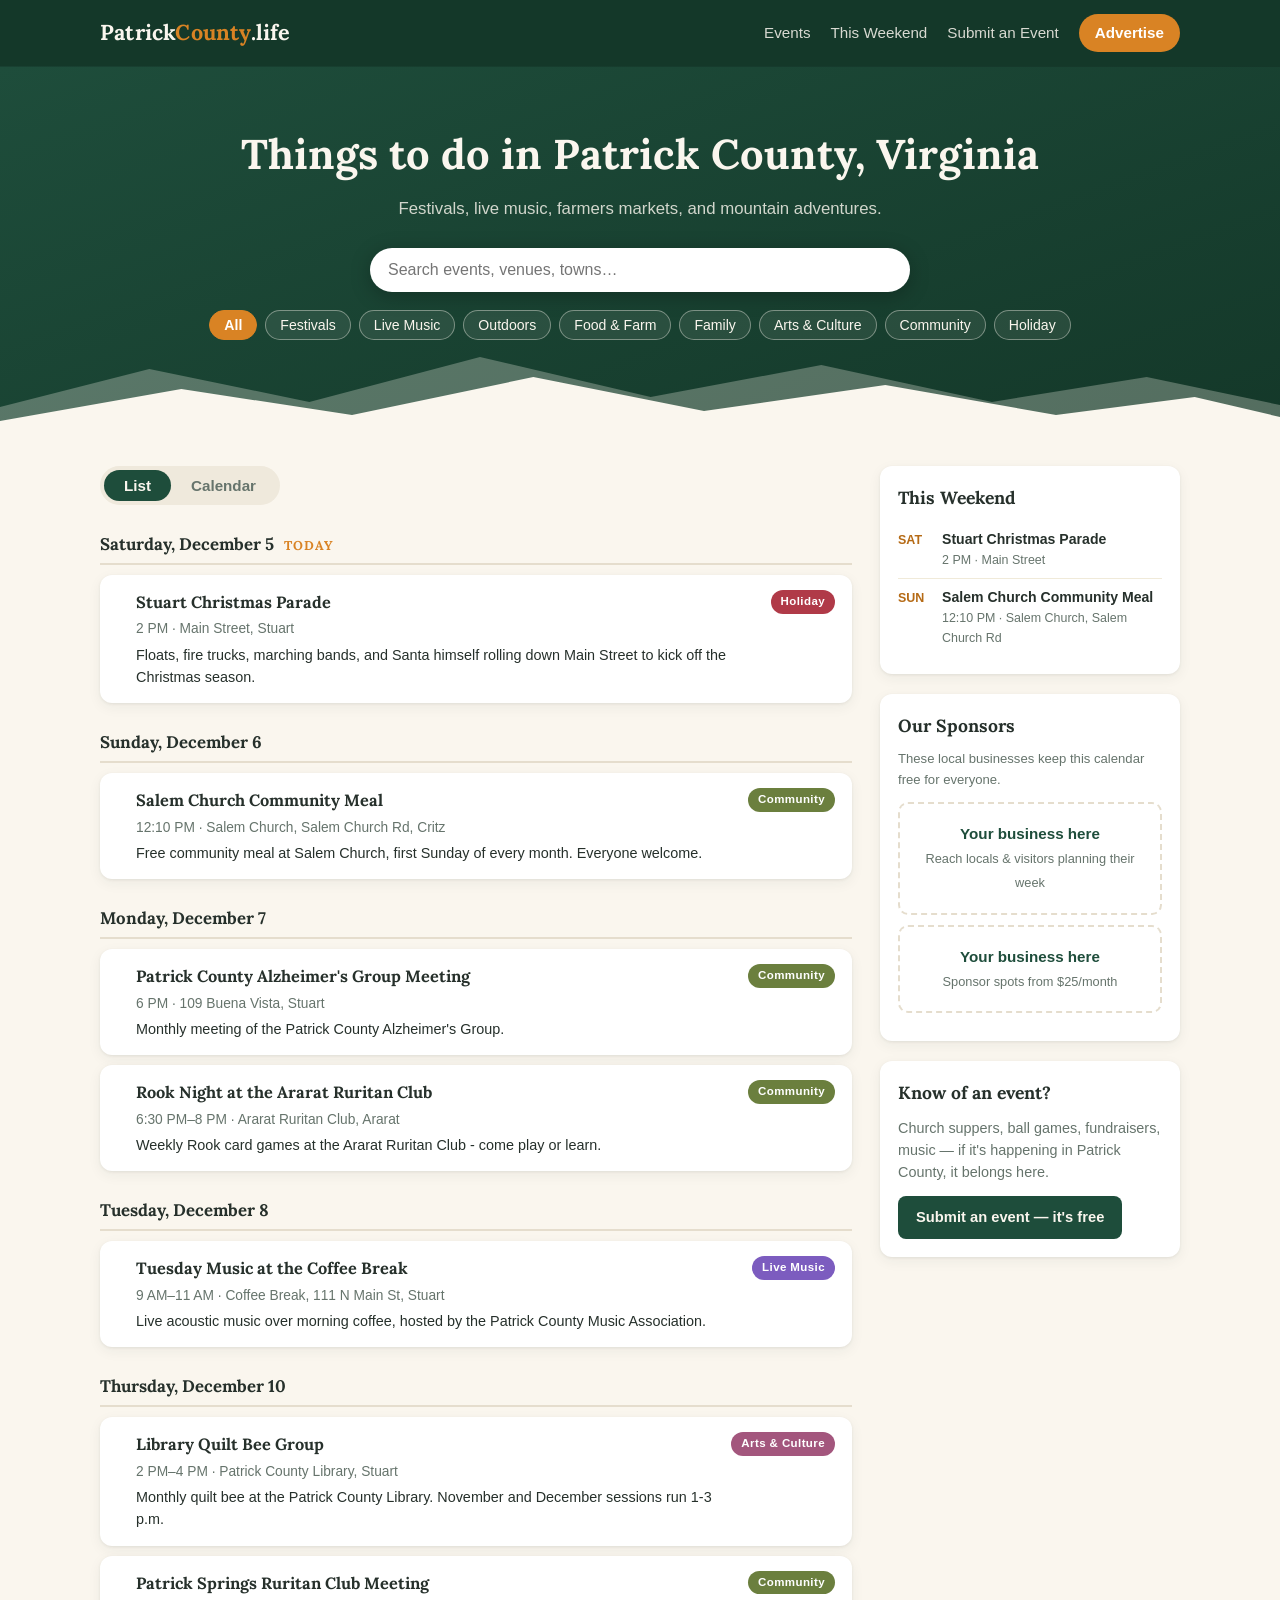
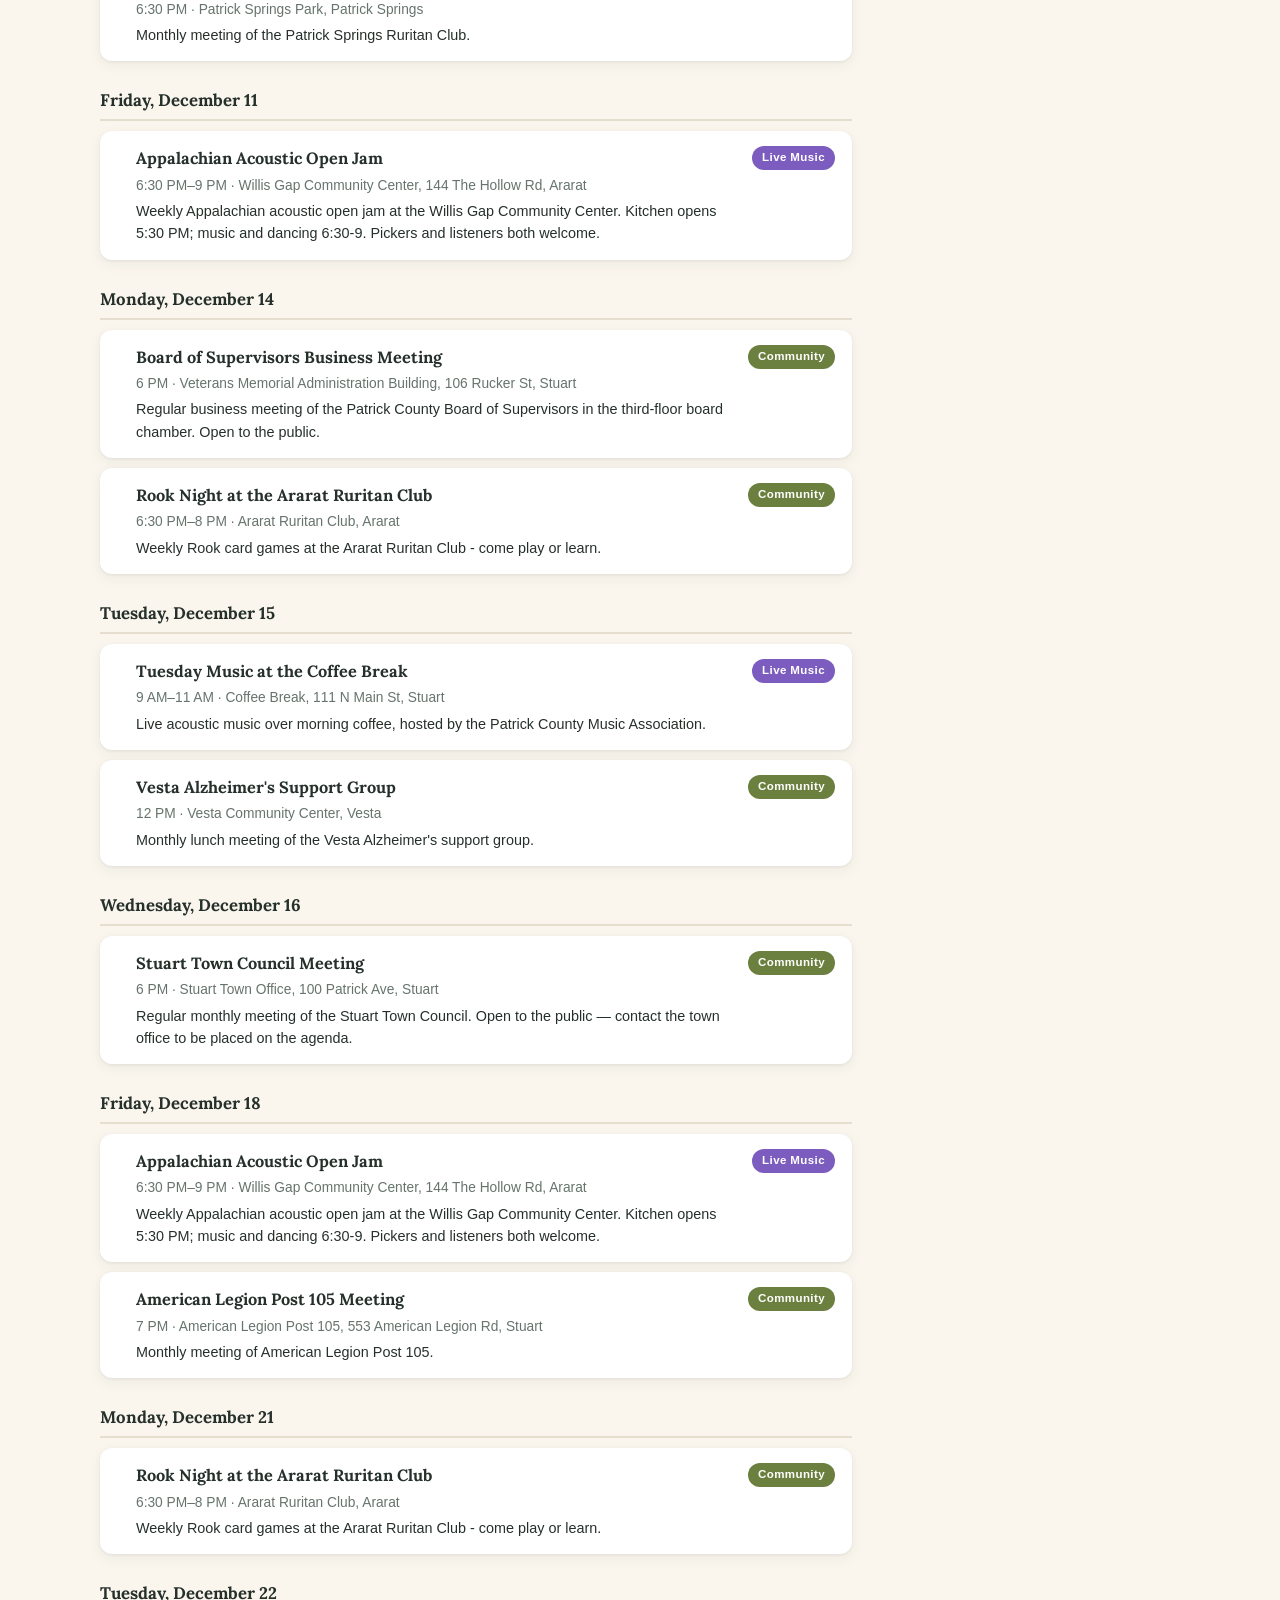
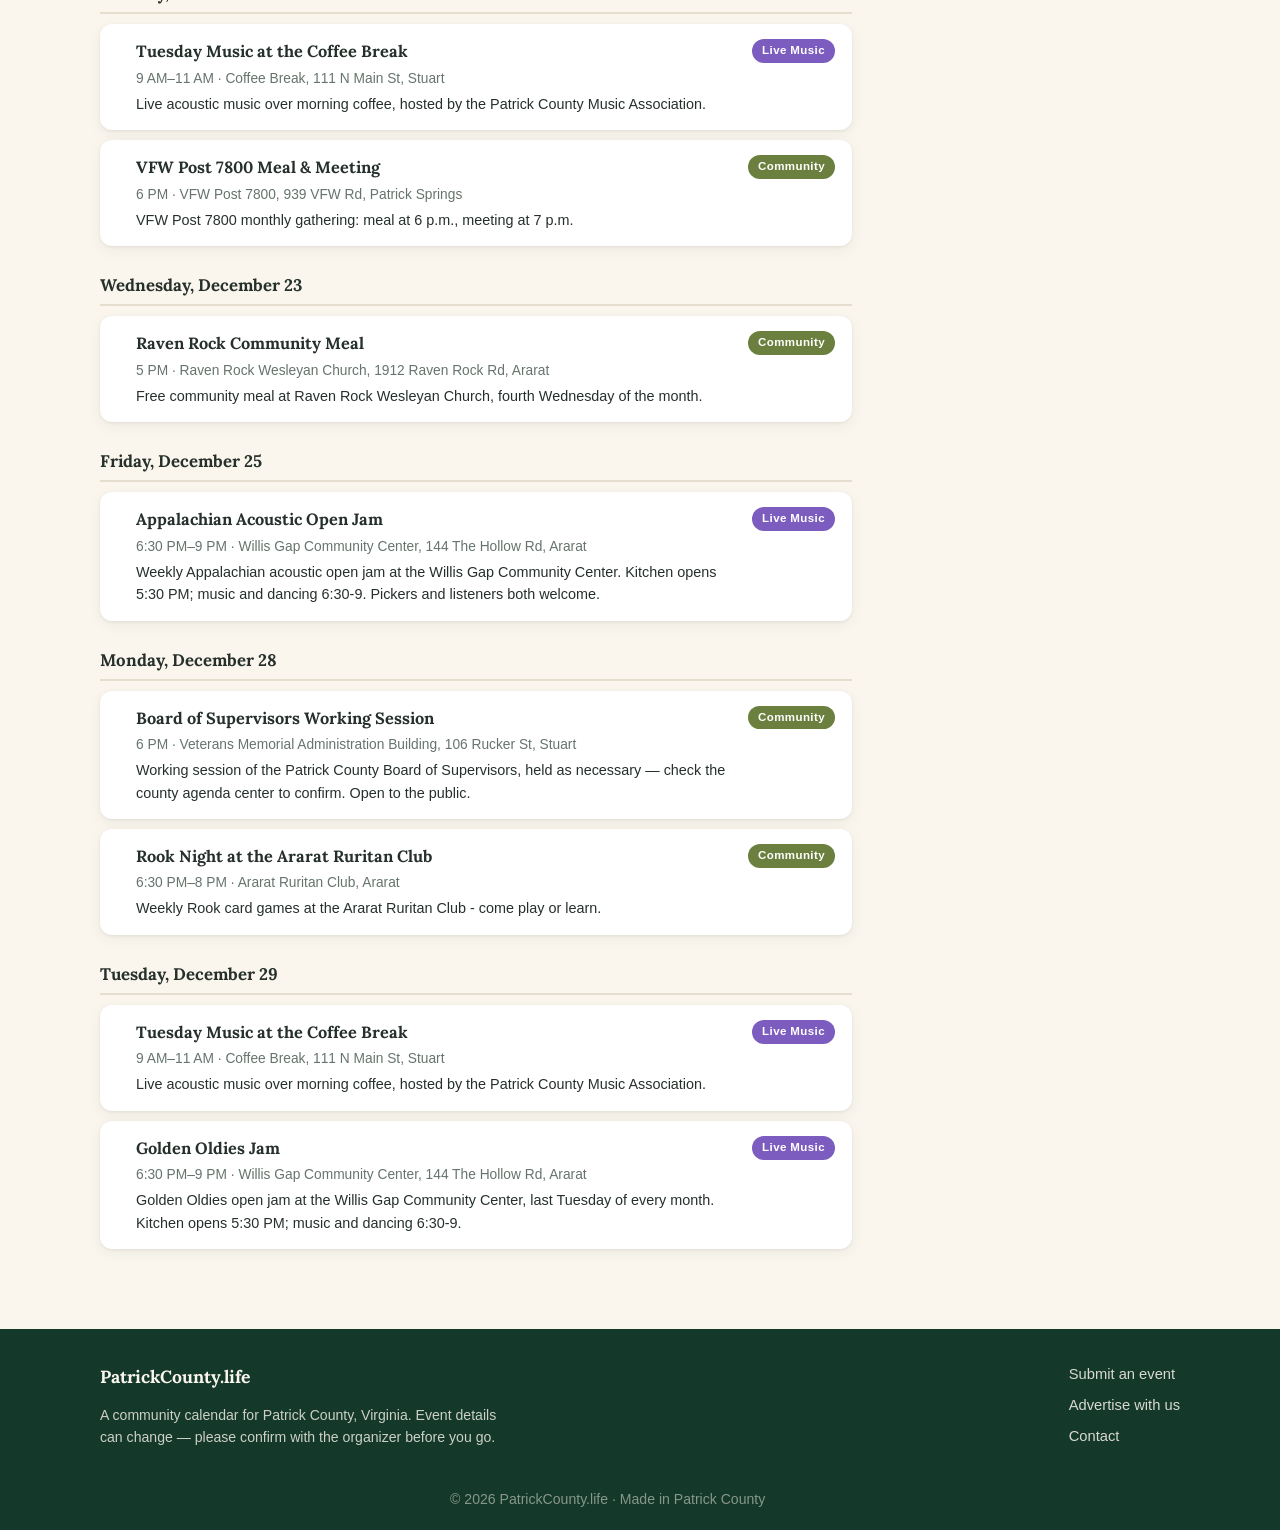
<file: index.html>
<!DOCTYPE html>
<html lang="en">
<head>
  <meta charset="UTF-8">
  <meta name="viewport" content="width=device-width, initial-scale=1.0">
  <title>PatrickCounty.life — Things to Do in Patrick County, Virginia</title>
  <meta name="description" content="The event calendar for Patrick County, Virginia. Festivals, live music, farmers markets, outdoor adventures, and community events in Stuart, Meadows of Dan, Critz, Ararat, and beyond.">
  <link rel="canonical" href="https://patrickcounty.life/">
  <meta property="og:title" content="PatrickCounty.life — Things to Do in Patrick County, VA">
  <meta property="og:description" content="Festivals, live music, farmers markets, and community events across Patrick County, Virginia.">
  <meta property="og:type" content="website">
  <meta property="og:url" content="https://patrickcounty.life/">
  <link rel="preconnect" href="https://fonts.googleapis.com">
  <link rel="preconnect" href="https://fonts.gstatic.com" crossorigin>
  <link href="https://fonts.googleapis.com/css2?family=Lora:wght@500;600;700&display=swap" rel="stylesheet">
  <link rel="stylesheet" href="styles.css">
  <script type="application/ld+json">
  {
    "@context": "https://schema.org",
    "@type": "WebSite",
    "name": "PatrickCounty.life",
    "url": "https://patrickcounty.life/",
    "description": "The event calendar for Patrick County, Virginia."
  }
  </script>
</head>
<body>

<header class="site-header">
  <div class="wrap header-inner">
    <a class="brand" href="/">Patrick<span>County</span>.life</a>
    <nav class="site-nav">
      <a href="#events">Events</a>
      <a href="#weekend">This Weekend</a>
      <a href="mailto:events@patrickcounty.life?subject=Event%20for%20PatrickCounty.life&body=Event%20name%3A%0ADate%3A%0ATime%3A%0AVenue%2Flocation%3A%0AShort%20description%3A%0ALink%20(optional)%3A%0AYour%20name%20%26%20contact%3A">Submit an Event</a>
      <a class="nav-cta" href="advertise.html">Advertise</a>
    </nav>
  </div>
</header>

<section class="hero">
  <div class="wrap">
    <h1>Things to do in Patrick County, Virginia</h1>
    <p class="tagline">Festivals, live music, farmers markets, and mountain adventures.</p>
    <div class="search-row">
      <input type="search" id="search" placeholder="Search events, venues, towns&hellip;" aria-label="Search events">
    </div>
    <div class="chips" id="chips" role="group" aria-label="Filter by category"></div>
  </div>
  <svg class="ridge" viewBox="0 0 1200 90" preserveAspectRatio="none" aria-hidden="true">
    <path d="M0,60 L140,22 L290,55 L450,10 L610,50 L770,18 L930,55 L1075,30 L1200,58 L1200,90 L0,90 Z" fill="rgba(250,246,238,0.28)"/>
    <path d="M0,74 L170,42 L330,68 L500,30 L660,64 L830,38 L990,68 L1120,50 L1200,70 L1200,90 L0,90 Z" fill="#faf6ee"/>
  </svg>
</section>

<main class="wrap layout" id="events">
  <div class="content">
    <div class="toolbar">
      <div class="view-toggle" role="tablist">
        <button id="btn-list" class="active" role="tab" aria-selected="true">List</button>
        <button id="btn-month" role="tab" aria-selected="false">Calendar</button>
      </div>
      <div class="month-nav" id="month-nav" hidden>
        <button id="prev-month" aria-label="Previous month">&larr;</button>
        <strong id="month-label"></strong>
        <button id="next-month" aria-label="Next month">&rarr;</button>
        <button id="today-btn" class="today-btn">Today</button>
      </div>
    </div>
    <div id="featured"></div>
    <div id="list-view"></div>
    <div id="month-view" hidden></div>
  </div>

  <aside class="sidebar">
    <section class="panel" id="weekend">
      <h2>This Weekend</h2>
      <div id="weekend-list"></div>
    </section>

    <section class="panel sponsors">
      <h2>Our Sponsors</h2>
      <p class="sponsor-note">These local businesses keep this calendar free for everyone.</p>
      <a class="ad-slot" href="advertise.html">
        <strong>Your business here</strong>
        <span>Reach locals &amp; visitors planning their week</span>
      </a>
      <a class="ad-slot" href="advertise.html">
        <strong>Your business here</strong>
        <span>Sponsor spots from $25/month</span>
      </a>
      <!-- AdSense: once approved, replace an .ad-slot with your ad unit code. See README.md. -->
    </section>

    <section class="panel">
      <h2>Know of an event?</h2>
      <p>Church suppers, ball games, fundraisers, music — if it's happening in Patrick County, it belongs here.</p>
      <a class="button" href="mailto:events@patrickcounty.life?subject=Event%20for%20PatrickCounty.life&body=Event%20name%3A%0ADate%3A%0ATime%3A%0AVenue%2Flocation%3A%0AShort%20description%3A%0ALink%20(optional)%3A%0AYour%20name%20%26%20contact%3A">Submit an event — it's free</a>
    </section>
  </aside>
</main>

<footer class="site-footer">
  <div class="wrap footer-inner">
    <div>
      <strong>PatrickCounty.life</strong>
      <p>A community calendar for Patrick County, Virginia. Event details can change — please confirm with the organizer before you go.</p>
    </div>
    <div class="footer-links">
      <a href="mailto:events@patrickcounty.life?subject=Event%20for%20PatrickCounty.life">Submit an event</a>
      <a href="advertise.html">Advertise with us</a>
      <a href="mailto:events@patrickcounty.life?subject=PatrickCounty.life">Contact</a>
    </div>
  </div>
  <p class="wrap colophon">&copy; <span id="year"></span> PatrickCounty.life &middot; Made in Patrick County</p>
</footer>

<div class="modal-overlay" id="modal" hidden>
  <div class="modal" role="dialog" aria-modal="true">
    <button class="modal-close" id="modal-close" aria-label="Close">&times;</button>
    <div id="modal-body"></div>
  </div>
</div>

<script src="app.js"></script>
</body>
</html>
</file>
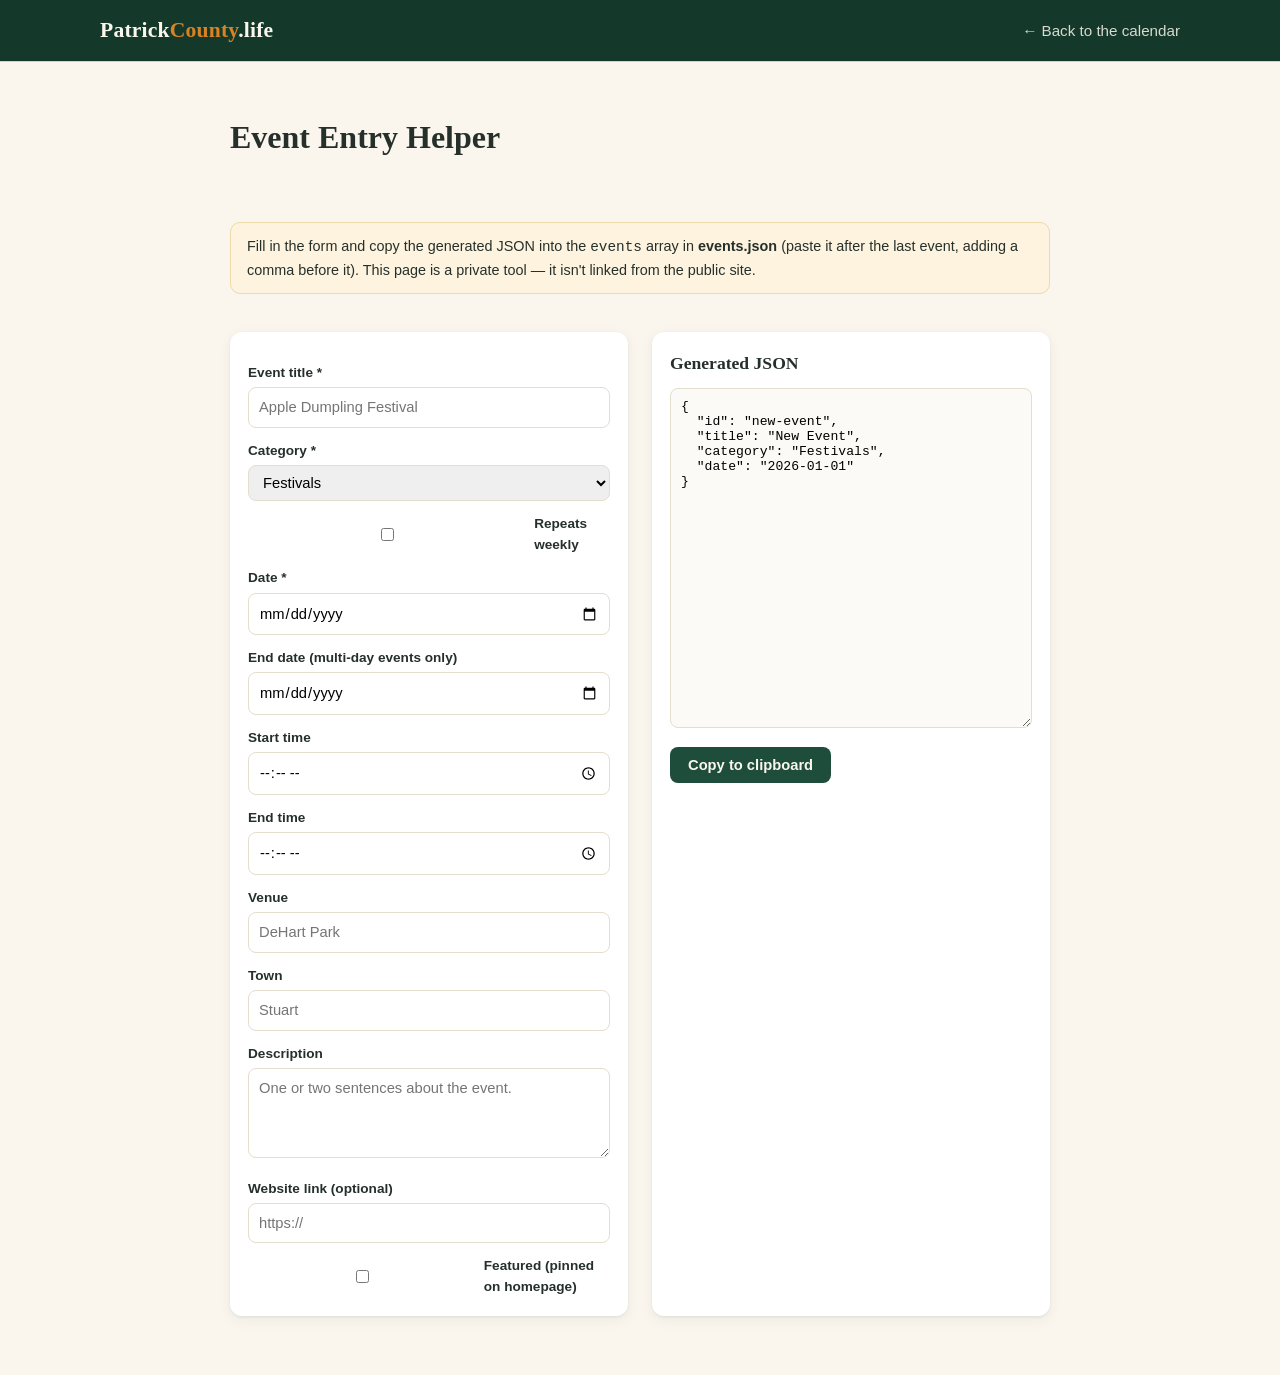
<file: admin.html>
<!DOCTYPE html>
<html lang="en">
<head>
  <meta charset="UTF-8">
  <meta name="viewport" content="width=device-width, initial-scale=1.0">
  <title>Event Entry Helper — PatrickCounty.life</title>
  <meta name="robots" content="noindex">
  <link rel="stylesheet" href="styles.css">
  <style>
    .admin-wrap { max-width: 860px; margin: 30px auto 60px; padding: 0 20px; display: grid; grid-template-columns: 1fr 1fr; gap: 24px; }
    .admin-wrap h1 { grid-column: 1 / -1; }
    .admin-wrap .hint { grid-column: 1 / -1; background: #fdf3df; border: 1px solid #eed9a9; border-radius: 10px; padding: 12px 16px; font-size: 0.9rem; }
    form.panel label { display: block; font-size: 0.85rem; font-weight: 700; margin: 12px 0 4px; }
    form.panel input, form.panel select, form.panel textarea {
      width: 100%; padding: 8px 10px; border: 1px solid var(--line); border-radius: 8px; font: inherit; font-size: 0.92rem;
    }
    form.panel textarea { min-height: 90px; resize: vertical; }
    .check-row { display: flex; align-items: center; gap: 8px; margin-top: 12px; }
    .check-row input { width: auto; }
    #output { width: 100%; min-height: 340px; font-family: Consolas, monospace; font-size: 0.82rem; border: 1px solid var(--line); border-radius: 8px; padding: 10px; background: #fbfaf6; }
    .recur-fields { display: none; }
    .recur-fields.show { display: block; }
    @media (max-width: 760px) { .admin-wrap { grid-template-columns: 1fr; } }
  </style>
</head>
<body>
<header class="site-header">
  <div class="wrap header-inner">
    <a class="brand" href="index.html">Patrick<span>County</span>.life</a>
    <nav class="site-nav"><a href="index.html">&larr; Back to the calendar</a></nav>
  </div>
</header>

<div class="admin-wrap">
  <h1>Event Entry Helper</h1>
  <p class="hint">Fill in the form and copy the generated JSON into the <code>events</code> array in <strong>events.json</strong> (paste it after the last event, adding a comma before it). This page is a private tool — it isn't linked from the public site.</p>

  <form class="panel" id="form">
    <label>Event title *</label>
    <input id="f-title" required placeholder="Apple Dumpling Festival">
    <label>Category *</label>
    <select id="f-cat">
      <option>Festivals</option><option>Live Music</option><option>Outdoors</option>
      <option>Food &amp; Farm</option><option>Family</option><option>Arts &amp; Culture</option>
      <option>Community</option><option>Holiday</option>
    </select>
    <div class="check-row"><input type="checkbox" id="f-recurs"><label for="f-recurs" style="margin:0">Repeats weekly</label></div>
    <div id="single-fields">
      <label>Date *</label>
      <input id="f-date" type="date">
      <label>End date (multi-day events only)</label>
      <input id="f-enddate" type="date">
    </div>
    <div class="recur-fields" id="recur-fields">
      <label>Day of week</label>
      <select id="f-day"><option>Sunday</option><option>Monday</option><option>Tuesday</option><option>Wednesday</option><option>Thursday</option><option selected>Friday</option><option>Saturday</option></select>
      <label>First date</label>
      <input id="f-from" type="date">
      <label>Last date</label>
      <input id="f-until" type="date">
    </div>
    <label>Start time</label>
    <input id="f-time" type="time">
    <label>End time</label>
    <input id="f-endtime" type="time">
    <label>Venue</label>
    <input id="f-venue" placeholder="DeHart Park">
    <label>Town</label>
    <input id="f-town" placeholder="Stuart">
    <label>Description</label>
    <textarea id="f-desc" placeholder="One or two sentences about the event."></textarea>
    <label>Website link (optional)</label>
    <input id="f-link" type="url" placeholder="https://">
    <div class="check-row"><input type="checkbox" id="f-featured"><label for="f-featured" style="margin:0">Featured (pinned on homepage)</label></div>
  </form>

  <div class="panel">
    <h2 style="margin-top:0">Generated JSON</h2>
    <textarea id="output" readonly spellcheck="false"></textarea>
    <p style="margin:12px 0 0"><button class="button" id="copy">Copy to clipboard</button> <span id="copied" style="color:var(--pine);font-weight:600"></span></p>
  </div>
</div>

<script>
(function () {
  var $ = function (id) { return document.getElementById(id); };

  function slug(s) {
    return s.toLowerCase().replace(/[^a-z0-9]+/g, "-").replace(/^-|-$/g, "").slice(0, 50);
  }

  function build() {
    var recurs = $("f-recurs").checked;
    $("recur-fields").classList.toggle("show", recurs);
    $("single-fields").style.display = recurs ? "none" : "";

    var ev = {};
    var title = $("f-title").value.trim();
    var idBase = slug(title) || "new-event";
    ev.id = recurs ? idBase : idBase + ($("f-date").value ? "-" + $("f-date").value : "");
    ev.title = title || "New Event";
    ev.category = $("f-cat").value;
    if (recurs) {
      ev.recurs = { freq: "weekly", day: $("f-day").value, from: $("f-from").value || "2026-01-01", until: $("f-until").value || "2026-12-31" };
    } else {
      ev.date = $("f-date").value || "2026-01-01";
      if ($("f-enddate").value) ev.endDate = $("f-enddate").value;
    }
    if ($("f-time").value) ev.time = $("f-time").value;
    if ($("f-endtime").value) ev.endTime = $("f-endtime").value;
    if ($("f-venue").value.trim()) ev.venue = $("f-venue").value.trim();
    if ($("f-town").value.trim()) ev.town = $("f-town").value.trim();
    if ($("f-desc").value.trim()) ev.description = $("f-desc").value.trim();
    if ($("f-link").value.trim()) ev.link = $("f-link").value.trim();
    if ($("f-featured").checked) ev.featured = true;

    $("output").value = JSON.stringify(ev, null, 2);
  }

  document.getElementById("form").addEventListener("input", build);
  document.getElementById("form").addEventListener("change", build);
  $("copy").addEventListener("click", function (e) {
    e.preventDefault();
    navigator.clipboard.writeText($("output").value).then(function () {
      $("copied").textContent = "Copied!";
      setTimeout(function () { $("copied").textContent = ""; }, 2000);
    });
  });
  build();
})();
</script>
</body>
</html>
</file>
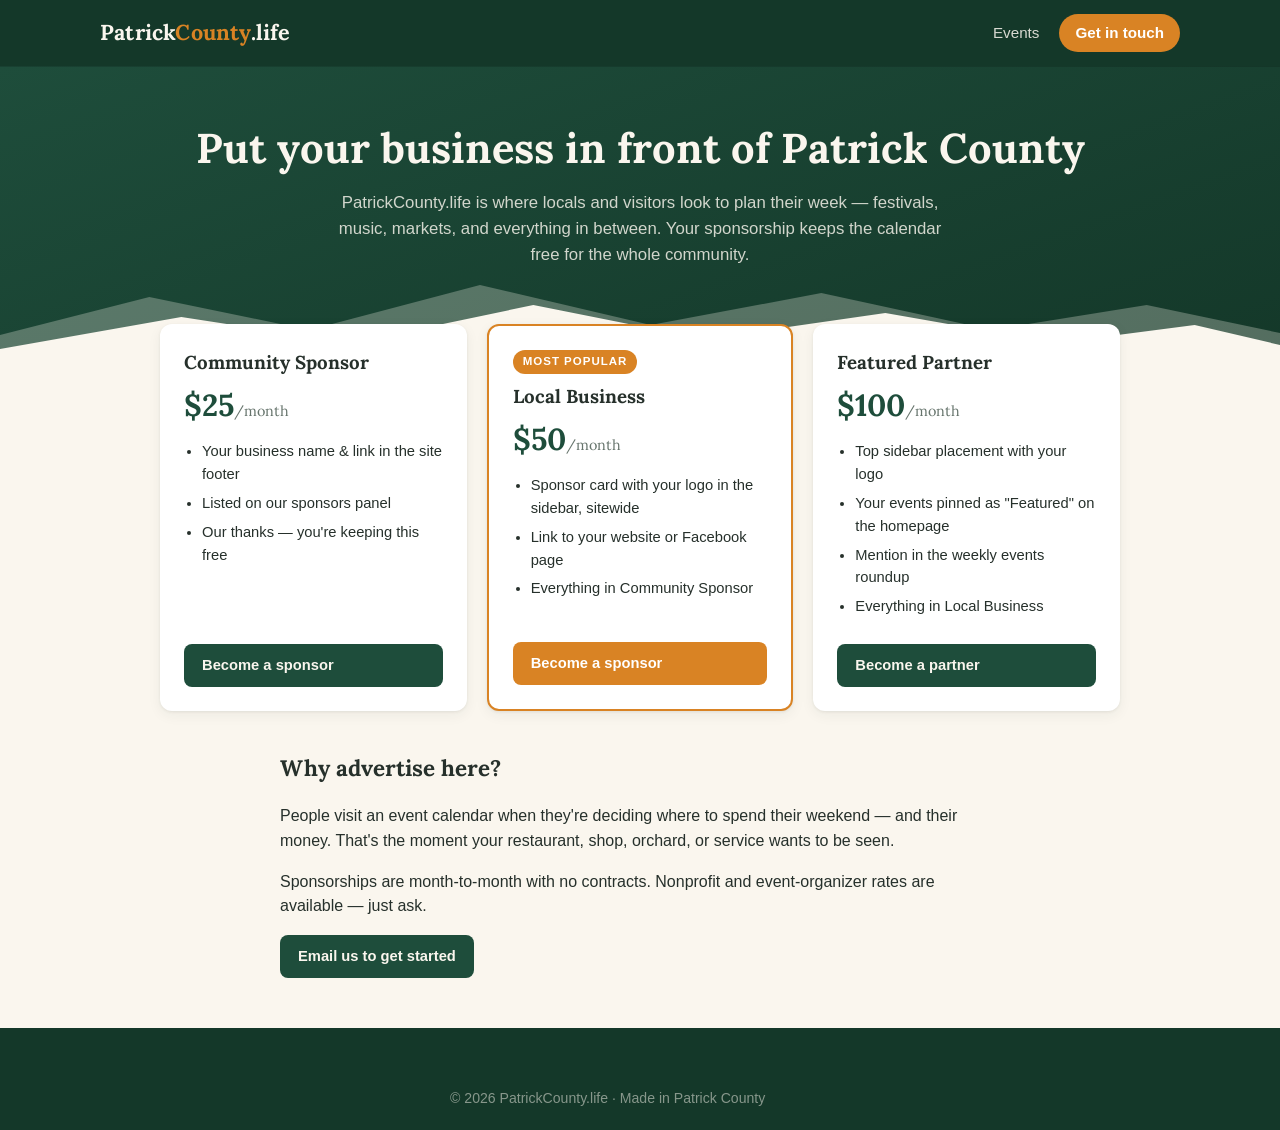
<file: advertise.html>
<!DOCTYPE html>
<html lang="en">
<head>
  <meta charset="UTF-8">
  <meta name="viewport" content="width=device-width, initial-scale=1.0">
  <title>Advertise — PatrickCounty.life</title>
  <meta name="description" content="Put your business in front of Patrick County locals and visitors planning their week. Sponsorships start at $25/month.">
  <link rel="preconnect" href="https://fonts.googleapis.com">
  <link rel="preconnect" href="https://fonts.gstatic.com" crossorigin>
  <link href="https://fonts.googleapis.com/css2?family=Lora:wght@500;600;700&display=swap" rel="stylesheet">
  <link rel="stylesheet" href="styles.css">
  <style>
    .adv-hero { text-align: center; padding: 50px 0 70px; }
    .tiers { display: grid; grid-template-columns: repeat(auto-fit, minmax(240px, 1fr)); gap: 20px; margin: -40px auto 40px; max-width: 1000px; padding: 0 20px; position: relative; z-index: 2; }
    .tier { background: var(--card); border-radius: var(--radius); box-shadow: var(--shadow); padding: 24px; display: flex; flex-direction: column; }
    .tier h3 { margin: 0 0 4px; }
    .tier .price { font-size: 1.9rem; font-weight: 800; color: var(--pine); font-family: "Lora", Georgia, serif; }
    .tier .price small { font-size: 0.9rem; color: var(--muted); font-weight: 400; }
    .tier ul { padding-left: 18px; margin: 12px 0 20px; font-size: 0.92rem; color: var(--ink); flex: 1; }
    .tier li { margin-bottom: 6px; }
    .tier.popular { border: 2px solid var(--accent); }
    .tier .tag { align-self: flex-start; background: var(--accent); color: #fff; font-size: 0.72rem; font-weight: 700; text-transform: uppercase; letter-spacing: 1px; padding: 3px 10px; border-radius: 999px; margin-bottom: 8px; }
    .why { max-width: 760px; margin: 0 auto 50px; padding: 0 20px; }
    .why h2 { font-size: 1.4rem; }
    .why p { color: var(--ink); }
  </style>
</head>
<body>

<header class="site-header">
  <div class="wrap header-inner">
    <a class="brand" href="index.html">Patrick<span>County</span>.life</a>
    <nav class="site-nav">
      <a href="index.html">Events</a>
      <a class="nav-cta" href="mailto:events@patrickcounty.life?subject=Advertising%20on%20PatrickCounty.life">Get in touch</a>
    </nav>
  </div>
</header>

<section class="hero adv-hero">
  <div class="wrap">
    <h1>Put your business in front of Patrick County</h1>
    <p class="tagline">PatrickCounty.life is where locals and visitors look to plan their week — festivals, music, markets, and everything in between. Your sponsorship keeps the calendar free for the whole community.</p>
  </div>
  <svg class="ridge" viewBox="0 0 1200 90" preserveAspectRatio="none" aria-hidden="true">
    <path d="M0,60 L140,22 L290,55 L450,10 L610,50 L770,18 L930,55 L1075,30 L1200,58 L1200,90 L0,90 Z" fill="rgba(250,246,238,0.28)"/>
    <path d="M0,74 L170,42 L330,68 L500,30 L660,64 L830,38 L990,68 L1120,50 L1200,70 L1200,90 L0,90 Z" fill="#faf6ee"/>
  </svg>
</section>

<div class="tiers">
  <div class="tier">
    <h3>Community Sponsor</h3>
    <div class="price">$25<small>/month</small></div>
    <ul>
      <li>Your business name &amp; link in the site footer</li>
      <li>Listed on our sponsors panel</li>
      <li>Our thanks — you're keeping this free</li>
    </ul>
    <a class="button" href="mailto:events@patrickcounty.life?subject=Community%20Sponsor%20—%20PatrickCounty.life">Become a sponsor</a>
  </div>
  <div class="tier popular">
    <span class="tag">Most popular</span>
    <h3>Local Business</h3>
    <div class="price">$50<small>/month</small></div>
    <ul>
      <li>Sponsor card with your logo in the sidebar, sitewide</li>
      <li>Link to your website or Facebook page</li>
      <li>Everything in Community Sponsor</li>
    </ul>
    <a class="button accent" href="mailto:events@patrickcounty.life?subject=Local%20Business%20Sponsor%20—%20PatrickCounty.life">Become a sponsor</a>
  </div>
  <div class="tier">
    <h3>Featured Partner</h3>
    <div class="price">$100<small>/month</small></div>
    <ul>
      <li>Top sidebar placement with your logo</li>
      <li>Your events pinned as "Featured" on the homepage</li>
      <li>Mention in the weekly events roundup</li>
      <li>Everything in Local Business</li>
    </ul>
    <a class="button" href="mailto:events@patrickcounty.life?subject=Featured%20Partner%20—%20PatrickCounty.life">Become a partner</a>
  </div>
</div>

<section class="why">
  <h2>Why advertise here?</h2>
  <p>People visit an event calendar when they're deciding where to spend their weekend — and their money. That's the moment your restaurant, shop, orchard, or service wants to be seen.</p>
  <p>Sponsorships are month-to-month with no contracts. Nonprofit and event-organizer rates are available — just ask.</p>
  <p><a class="button" href="mailto:events@patrickcounty.life?subject=Advertising%20on%20PatrickCounty.life">Email us to get started</a></p>
</section>

<footer class="site-footer">
  <p class="wrap colophon">&copy; <span id="year"></span> PatrickCounty.life &middot; Made in Patrick County</p>
</footer>
<script>document.getElementById("year").textContent = new Date().getFullYear();</script>
</body>
</html>
</file>
<file: styles.css>
/* PatrickCounty.life — Blue Ridge palette */
:root {
  --pine: #1e4d3b;
  --pine-dark: #143829;
  --pine-light: #2c6b52;
  --cream: #faf6ee;
  --card: #ffffff;
  --ink: #26302b;
  --muted: #66746c;
  --accent: #d98324;
  --accent-dark: #b56a15;
  --line: #e5ddcd;
  --radius: 12px;
  --shadow: 0 1px 3px rgba(38, 48, 43, 0.08), 0 4px 14px rgba(38, 48, 43, 0.06);
}

* { box-sizing: border-box; }
[hidden] { display: none !important; }
html { scroll-behavior: smooth; }
body {
  margin: 0;
  font-family: -apple-system, BlinkMacSystemFont, "Segoe UI", Roboto, Helvetica, Arial, sans-serif;
  background: var(--cream);
  color: var(--ink);
  line-height: 1.55;
}
h1, h2, h3, .brand { font-family: "Lora", Georgia, serif; }
a { color: var(--pine); }
img { max-width: 100%; }

.wrap { max-width: 1120px; margin: 0 auto; padding: 0 20px; }

/* Header */
.site-header {
  background: var(--pine-dark);
  position: sticky;
  top: 0;
  z-index: 50;
  box-shadow: 0 1px 0 rgba(0,0,0,0.15);
}
.header-inner { display: flex; align-items: center; justify-content: space-between; padding: 14px 20px; gap: 16px; flex-wrap: wrap; }
.brand { color: var(--cream); text-decoration: none; font-size: 1.35rem; font-weight: 700; letter-spacing: 0.2px; }
.brand span { color: var(--accent); }
.site-nav { display: flex; gap: 20px; align-items: center; flex-wrap: wrap; }
.site-nav a { color: rgba(250,246,238,0.85); text-decoration: none; font-size: 0.95rem; }
.site-nav a:hover { color: #fff; }
.site-nav .nav-cta {
  background: var(--accent);
  color: #fff;
  padding: 7px 16px;
  border-radius: 999px;
  font-weight: 600;
}
.site-nav .nav-cta:hover { background: var(--accent-dark); }

/* Hero */
.hero {
  position: relative;
  background: linear-gradient(160deg, var(--pine) 0%, var(--pine-dark) 100%);
  color: var(--cream);
  padding: 56px 0 96px;
  text-align: center;
}
.hero h1 { font-size: clamp(1.7rem, 4vw, 2.6rem); margin: 0 0 10px; }
.tagline { margin: 0 auto 26px; max-width: 620px; color: rgba(250,246,238,0.82); font-size: 1.05rem; }
.search-row { max-width: 540px; margin: 0 auto 18px; }
#search {
  width: 100%;
  padding: 13px 18px;
  border-radius: 999px;
  border: none;
  font-size: 1rem;
  box-shadow: 0 4px 20px rgba(0,0,0,0.25);
}
#search:focus { outline: 3px solid var(--accent); }
.chips { display: flex; gap: 8px; justify-content: center; flex-wrap: wrap; position: relative; z-index: 2; }
.chip {
  border: 1px solid rgba(250,246,238,0.4);
  background: rgba(250,246,238,0.08);
  color: var(--cream);
  padding: 6px 14px;
  border-radius: 999px;
  cursor: pointer;
  font-size: 0.88rem;
}
.chip:hover { background: rgba(250,246,238,0.18); }
.chip.active { background: var(--accent); border-color: var(--accent); color: #fff; font-weight: 600; }
.ridge { position: absolute; bottom: -1px; left: 0; width: 100%; height: 90px; display: block; }

/* Layout */
.layout { display: grid; grid-template-columns: 1fr 300px; gap: 28px; padding-top: 30px; padding-bottom: 50px; }
.content { min-width: 0; }

/* Toolbar */
.toolbar { display: flex; align-items: center; justify-content: space-between; gap: 12px; margin-bottom: 18px; flex-wrap: wrap; }
.view-toggle { display: inline-flex; background: #efe9dc; border-radius: 999px; padding: 4px; }
.view-toggle button {
  border: none; background: transparent; padding: 7px 20px; border-radius: 999px;
  cursor: pointer; font-size: 0.95rem; color: var(--muted); font-weight: 600;
}
.view-toggle button.active { background: var(--pine); color: var(--cream); }
.month-nav { display: flex; align-items: center; gap: 10px; }
.month-nav strong { min-width: 150px; text-align: center; font-family: "Lora", Georgia, serif; }
.month-nav button {
  border: 1px solid var(--line); background: var(--card); border-radius: 8px;
  padding: 6px 12px; cursor: pointer; font-size: 1rem;
}
.month-nav button:hover { border-color: var(--pine); }
.today-btn { font-size: 0.85rem !important; color: var(--pine); font-weight: 600; }

/* Featured */
.featured-strip { display: grid; grid-template-columns: repeat(auto-fit, minmax(200px, 1fr)); gap: 14px; margin-bottom: 24px; }
.featured-card {
  background: linear-gradient(150deg, var(--pine) 0%, var(--pine-light) 100%);
  color: var(--cream); border-radius: var(--radius); padding: 16px; cursor: pointer;
  box-shadow: var(--shadow); border: none; text-align: left; font: inherit;
}
.featured-card .fc-label { font-size: 0.72rem; text-transform: uppercase; letter-spacing: 1px; color: var(--accent); font-weight: 700; }
.featured-card h3 { margin: 6px 0 4px; font-size: 1.05rem; color: #fff; }
.featured-card p { margin: 0; font-size: 0.85rem; color: rgba(250,246,238,0.8); }

/* List view */
.date-header {
  font-family: "Lora", Georgia, serif; font-size: 1.05rem; font-weight: 700;
  margin: 26px 0 10px; padding-bottom: 6px; border-bottom: 2px solid var(--line);
  display: flex; align-items: baseline; gap: 10px;
}
.date-header .dh-today { color: var(--accent); font-size: 0.8rem; font-family: inherit; text-transform: uppercase; letter-spacing: 1px; }
.event-card {
  display: flex; gap: 14px; background: var(--card); border-radius: var(--radius);
  padding: 14px 16px; margin-bottom: 10px; box-shadow: var(--shadow); cursor: pointer;
  border: 1px solid transparent; width: 100%; text-align: left; font: inherit; color: inherit;
}
.event-card:hover { border-color: var(--pine-light); }
.cat-bar { width: 5px; border-radius: 4px; flex-shrink: 0; }
.event-card .ec-body { min-width: 0; flex: 1; }
.event-card h3 { margin: 0 0 3px; font-size: 1.02rem; }
.ec-meta { font-size: 0.86rem; color: var(--muted); margin-bottom: 4px; }
.ec-desc { font-size: 0.9rem; color: var(--ink); margin: 0; overflow: hidden; display: -webkit-box; -webkit-line-clamp: 2; -webkit-box-orient: vertical; }
.badge {
  display: inline-block; font-size: 0.72rem; font-weight: 700; letter-spacing: 0.4px;
  padding: 3px 10px; border-radius: 999px; color: #fff; white-space: nowrap; align-self: flex-start;
}
.empty-state { text-align: center; color: var(--muted); padding: 50px 20px; }

/* Category colors */
.cat-festivals    { background: #d98324; }
.cat-live-music   { background: #7c5cbf; }
.cat-outdoors     { background: #3e7d4f; }
.cat-food-farm    { background: #c04f3a; }
.cat-family       { background: #2f7fa3; }
.cat-arts-culture { background: #a3567d; }
.cat-community    { background: #6b7f3e; }
.cat-holiday      { background: #b03a48; }

/* Month grid */
.month-grid { display: grid; grid-template-columns: repeat(7, 1fr); background: var(--line); gap: 1px; border: 1px solid var(--line); border-radius: var(--radius); overflow: hidden; }
.dow { background: var(--pine); color: var(--cream); font-size: 0.75rem; text-transform: uppercase; letter-spacing: 1px; text-align: center; padding: 8px 4px; font-weight: 700; }
.day-cell { background: var(--card); min-height: 96px; padding: 6px; font-size: 0.8rem; }
.day-cell.other-month { background: #f4efe4; }
.day-cell .day-num { font-weight: 700; color: var(--muted); margin-bottom: 4px; }
.day-cell.today { outline: 2px solid var(--accent); outline-offset: -2px; }
.day-cell.today .day-num { color: var(--accent-dark); }
.pill {
  display: block; width: 100%; border: none; text-align: left; color: #fff; border-radius: 5px;
  padding: 2px 7px; margin-bottom: 3px; font-size: 0.73rem; cursor: pointer;
  white-space: nowrap; overflow: hidden; text-overflow: ellipsis; font-weight: 600;
}
.more-link { background: none; border: none; color: var(--pine); font-size: 0.73rem; cursor: pointer; padding: 2px 4px; font-weight: 700; }

/* Sidebar */
.sidebar { display: flex; flex-direction: column; gap: 20px; }
.panel { background: var(--card); border-radius: var(--radius); padding: 18px; box-shadow: var(--shadow); }
.panel h2 { margin: 0 0 10px; font-size: 1.1rem; }
.panel p { font-size: 0.9rem; color: var(--muted); margin: 0 0 12px; }
.weekend-item { display: flex; gap: 10px; padding: 8px 0; border-bottom: 1px solid #f0ead9; cursor: pointer; background: none; border-left: none; border-right: none; border-top: none; width: 100%; text-align: left; font: inherit; }
.weekend-item:last-child { border-bottom: none; }
.weekend-item .wd { font-weight: 800; color: var(--accent-dark); font-size: 0.78rem; text-transform: uppercase; min-width: 34px; padding-top: 2px; }
.weekend-item .wt { font-size: 0.88rem; color: var(--ink); font-weight: 600; }
.weekend-item .wv { font-size: 0.78rem; color: var(--muted); display: block; font-weight: 400; }
.sponsor-note { font-size: 0.82rem !important; }
.ad-slot {
  display: block; border: 2px dashed var(--line); border-radius: 10px; padding: 18px 14px;
  text-align: center; text-decoration: none; margin-bottom: 10px; color: var(--muted);
}
.ad-slot:hover { border-color: var(--accent); }
.ad-slot strong { display: block; color: var(--pine); font-size: 0.95rem; }
.ad-slot span { font-size: 0.8rem; }
.button {
  display: inline-block; background: var(--pine); color: var(--cream); text-decoration: none;
  padding: 10px 18px; border-radius: 8px; font-weight: 600; font-size: 0.92rem; border: none; cursor: pointer;
}
.button:hover { background: var(--pine-light); }
.button.accent { background: var(--accent); color: #fff; }
.button.accent:hover { background: var(--accent-dark); }

/* Footer */
.site-footer { background: var(--pine-dark); color: rgba(250,246,238,0.8); margin-top: 20px; padding: 34px 0 20px; }
.footer-inner { display: flex; justify-content: space-between; gap: 30px; flex-wrap: wrap; }
.site-footer strong { color: var(--cream); font-family: "Lora", Georgia, serif; font-size: 1.1rem; }
.site-footer p { max-width: 420px; font-size: 0.88rem; }
.footer-links { display: flex; flex-direction: column; gap: 8px; }
.footer-links a { color: rgba(250,246,238,0.85); text-decoration: none; font-size: 0.92rem; }
.footer-links a:hover { color: #fff; text-decoration: underline; }
.colophon { font-size: 0.8rem; color: rgba(250,246,238,0.5); margin-top: 26px; }

/* Modal */
.modal-overlay {
  position: fixed; inset: 0; background: rgba(20, 30, 25, 0.55); z-index: 100;
  display: flex; align-items: center; justify-content: center; padding: 20px;
}.modal {
  background: var(--card); border-radius: 14px; max-width: 560px; width: 100%;
  max-height: 85vh; overflow-y: auto; padding: 26px; position: relative;
  box-shadow: 0 20px 60px rgba(0,0,0,0.3);
}
.modal-close {
  position: absolute; top: 10px; right: 14px; border: none; background: none;
  font-size: 1.7rem; cursor: pointer; color: var(--muted); line-height: 1;
}
.modal h2 { margin: 4px 0 12px; padding-right: 24px; }
.modal .m-row { display: flex; gap: 10px; margin-bottom: 8px; font-size: 0.95rem; }
.modal .m-row .m-ico { flex-shrink: 0; }
.modal .m-desc { margin: 14px 0; font-size: 0.95rem; }
.modal .m-actions { display: flex; gap: 10px; flex-wrap: wrap; margin-top: 18px; }
.modal .m-day-item { margin-bottom: 8px; }

/* Responsive */
@media (max-width: 900px) {
  .layout { grid-template-columns: 1fr; }
  .sidebar { order: 2; }
  .day-cell { min-height: 64px; }
  .pill { font-size: 0.62rem; padding: 2px 4px; }
  .hero { padding: 40px 0 84px; }
}
</file>
